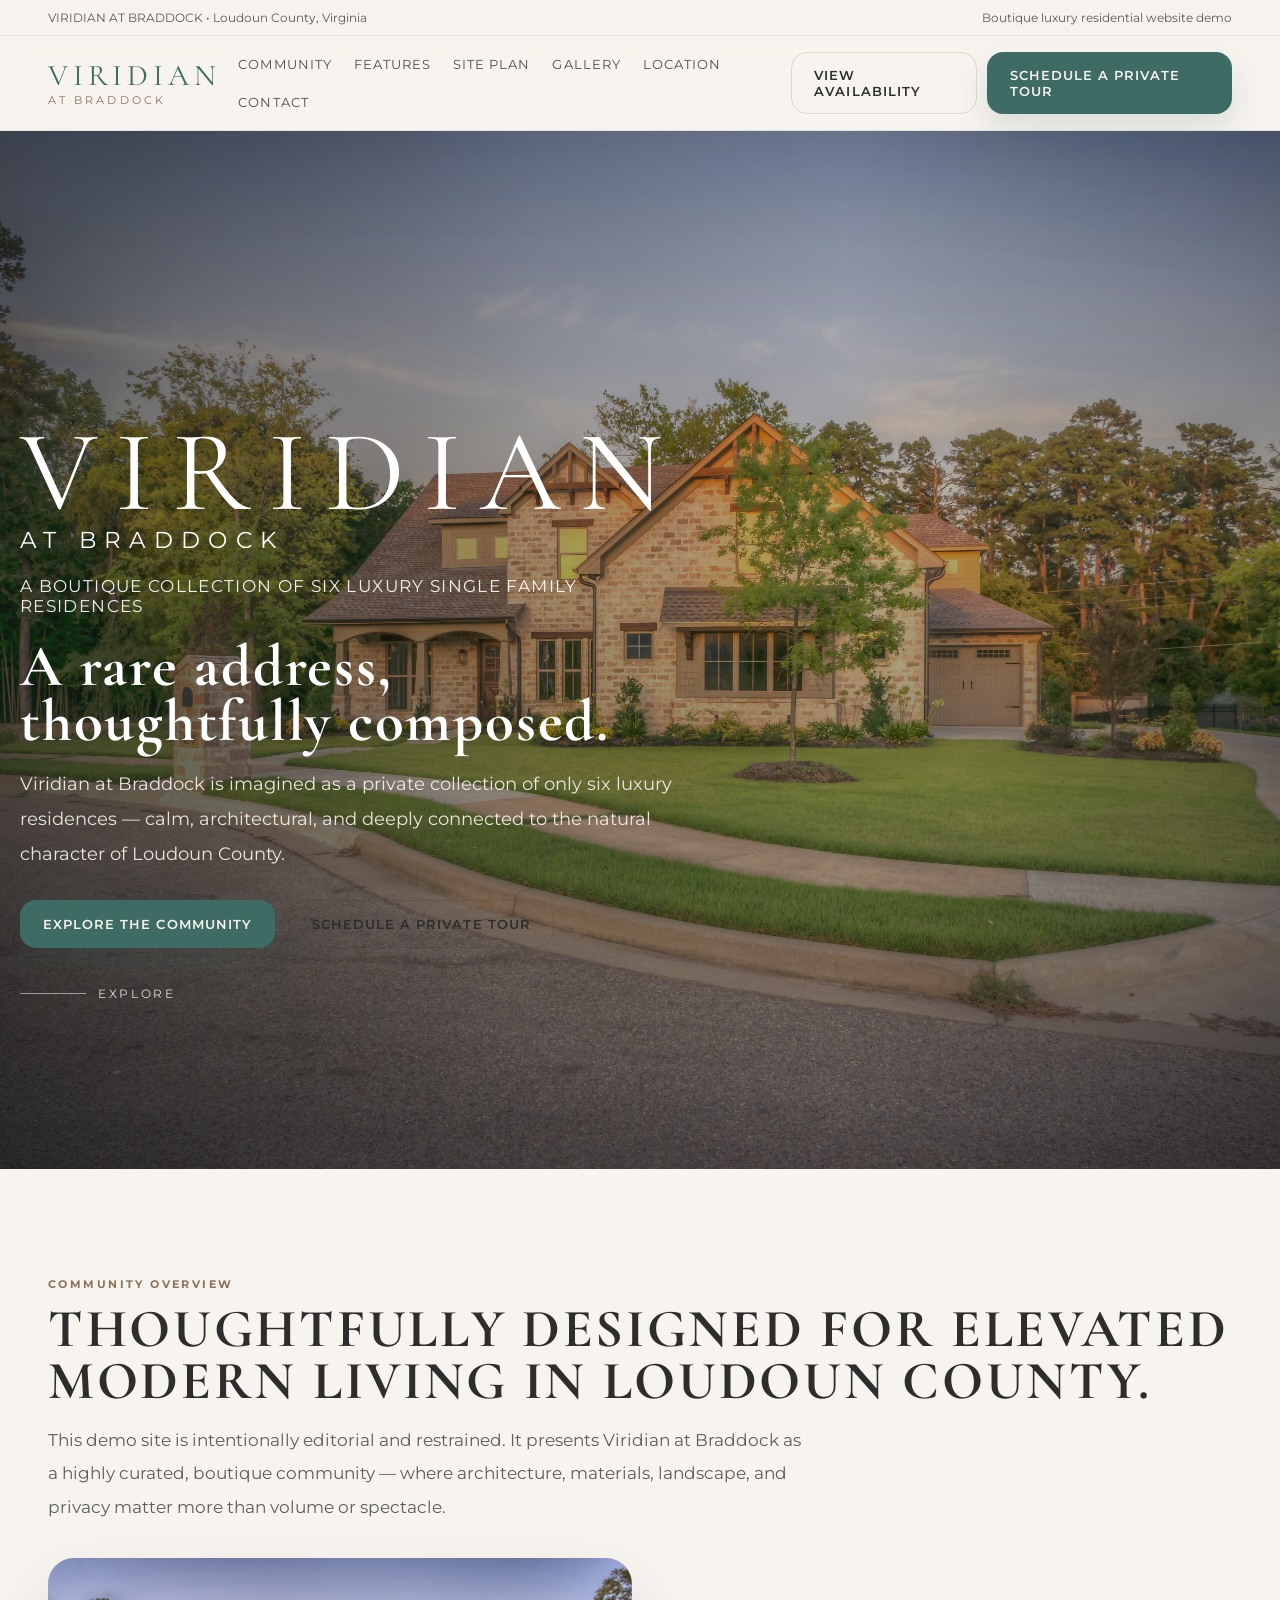
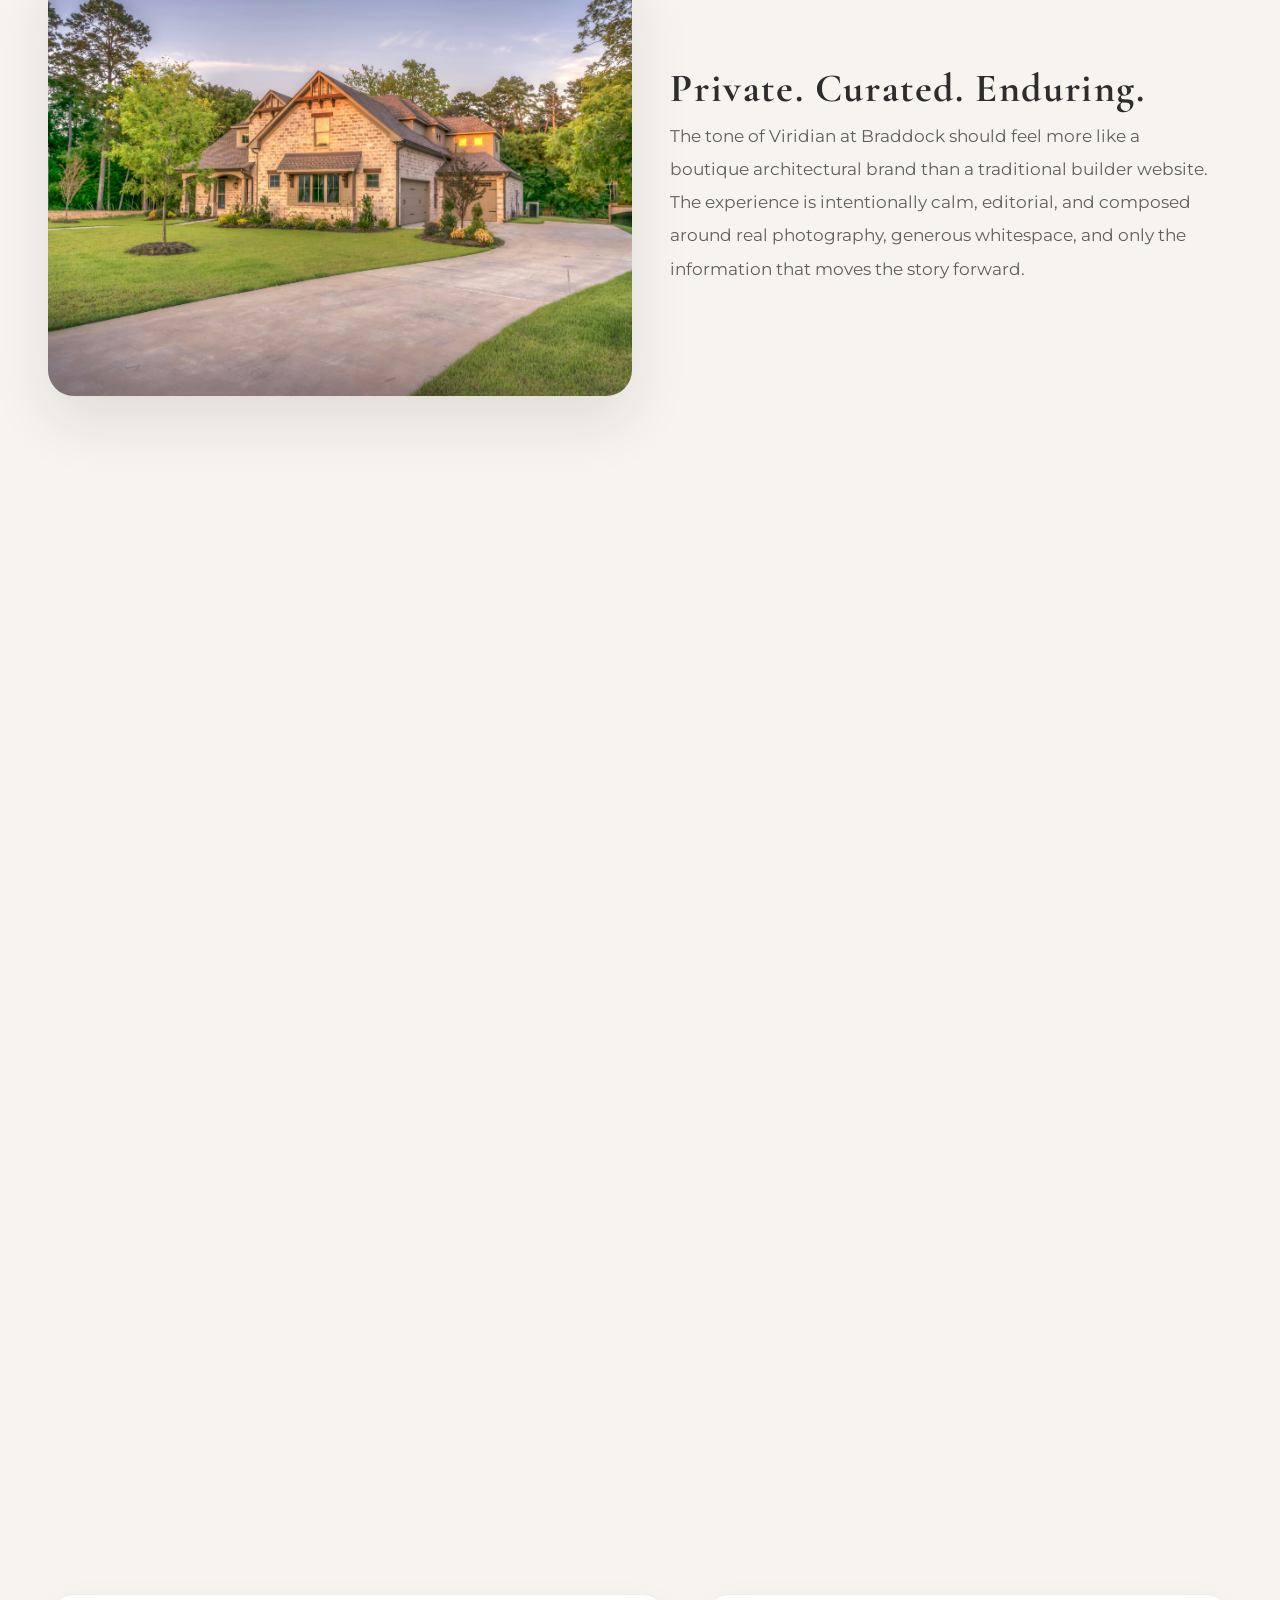
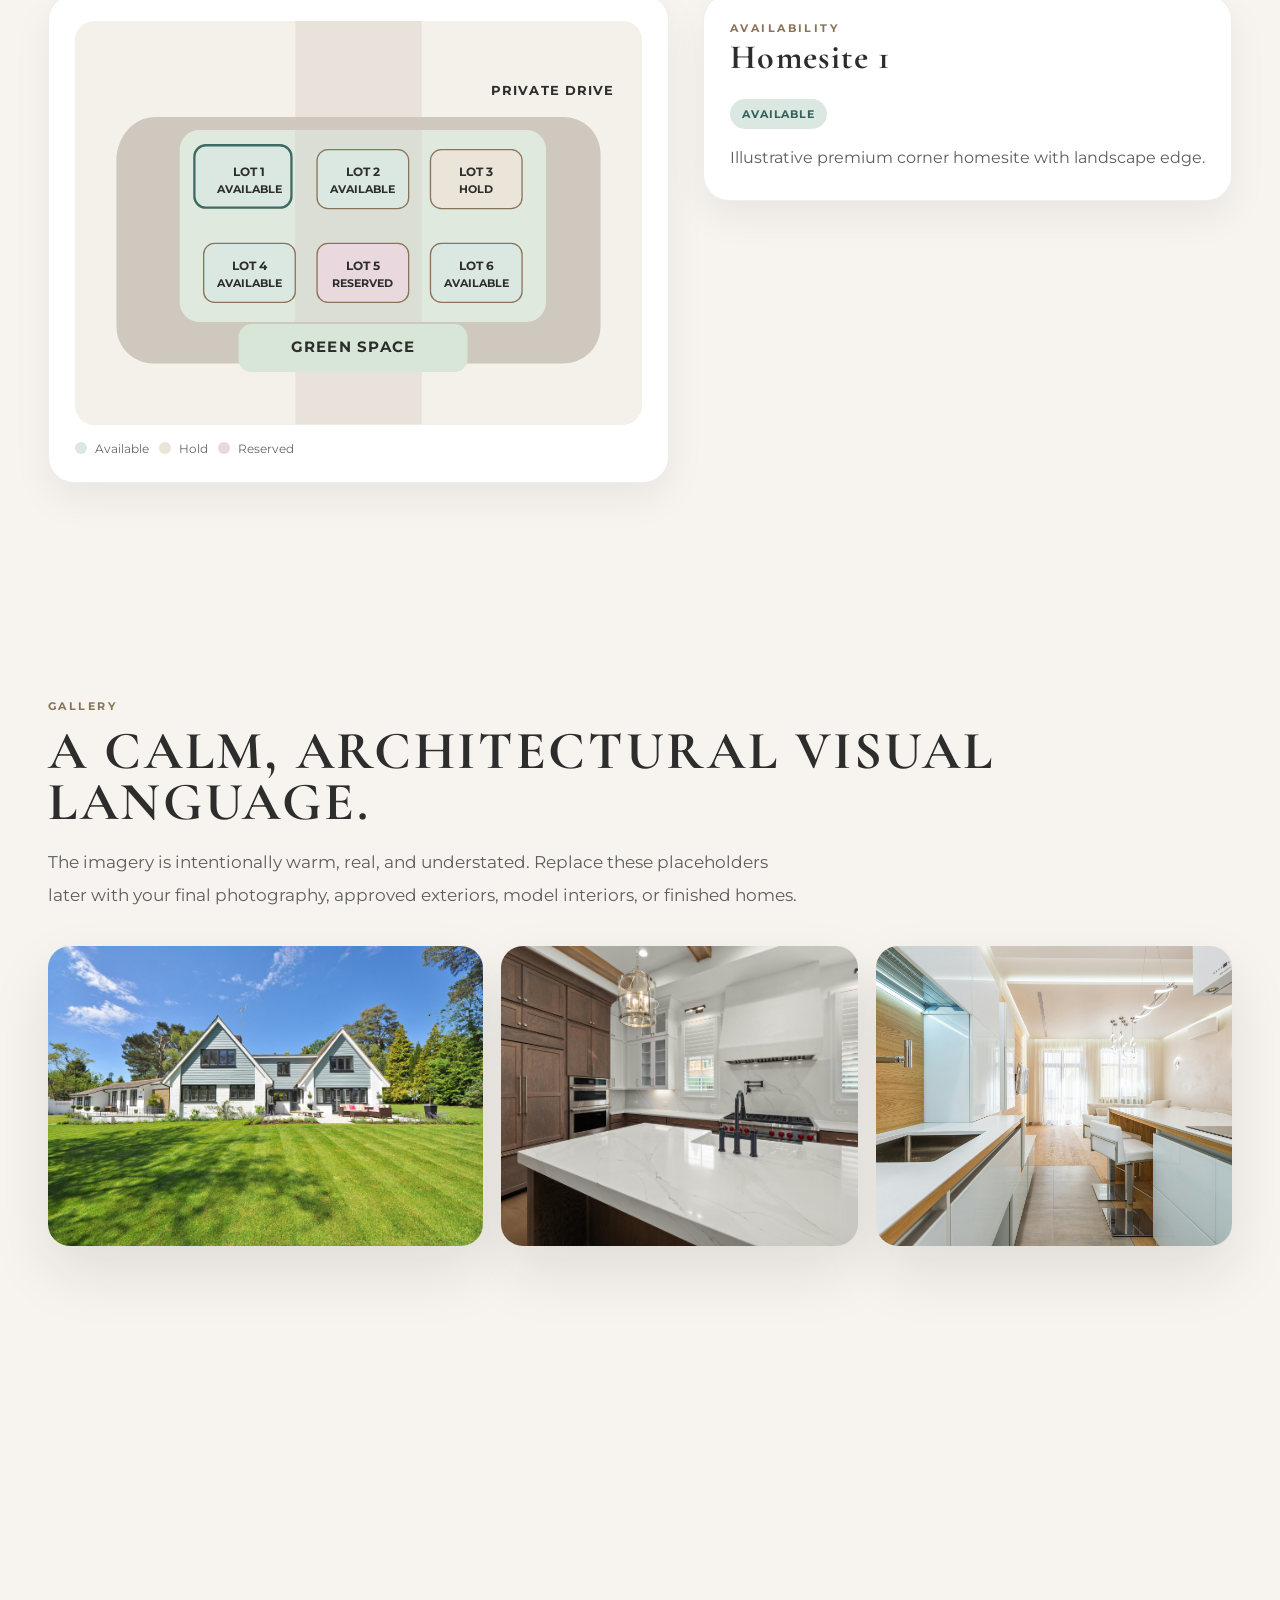
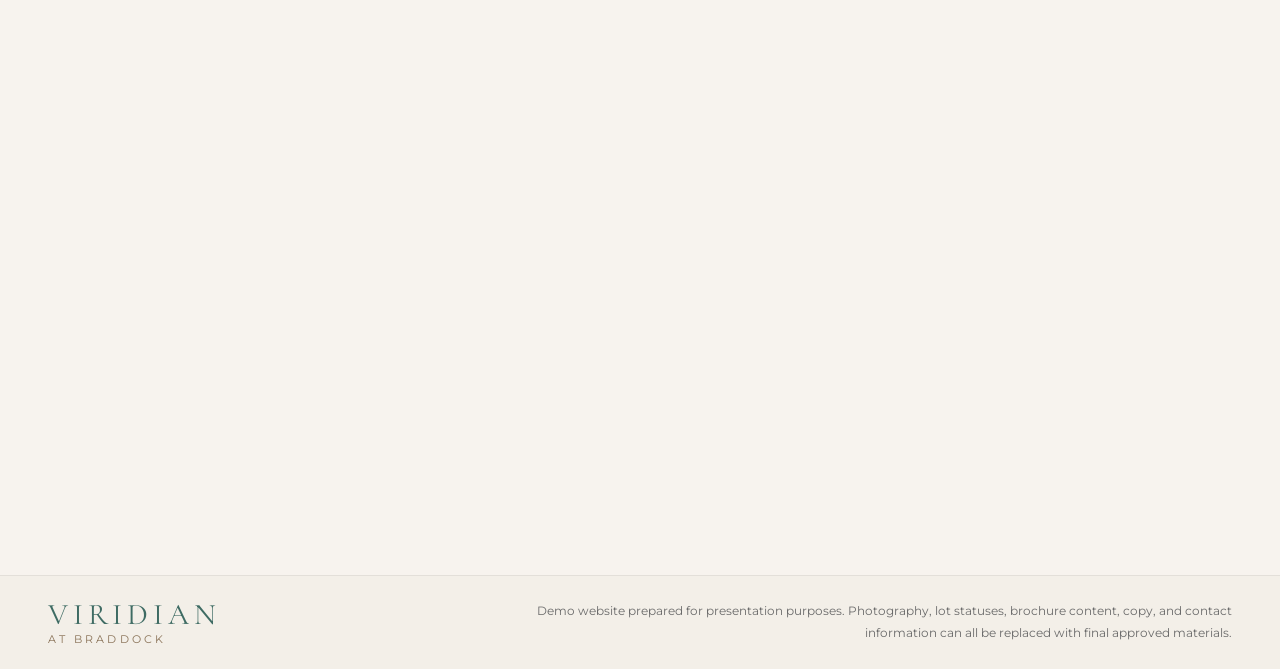
<file: index.html>
<!DOCTYPE html>
<html lang="en">
<head>
  <meta charset="utf-8"/>
  <meta name="viewport" content="width=device-width,initial-scale=1"/>
  <title>Viridian at Braddock</title>
  <meta name="description" content="Viridian at Braddock - a boutique collection of six luxury single family residences in Loudoun County, Virginia."/>
  <link rel="preconnect" href="https://fonts.googleapis.com">
  <link rel="preconnect" href="https://fonts.gstatic.com" crossorigin>
  <link href="https://fonts.googleapis.com/css2?family=Cormorant+Garamond:wght@500;600;700&family=Montserrat:wght@400;500;600;700&display=swap" rel="stylesheet">
  <link rel="stylesheet" href="styles.css"/>
</head>
<body>
  <div class="loading-screen">
    <div class="loading-mark">
      <div class="brand-a">VIRIDIAN</div>
      <div class="brand-b">AT BRADDOCK</div>
      <div class="loading-line"></div>
    </div>
  </div>

  <div class="topbar">
    <div class="container">
      <div id="top-left">Viridian at Braddock</div>
      <div id="top-right">Boutique luxury residential website demo</div>
    </div>
  </div>

  <header class="header">
    <div class="container">
      <a href="#top" class="brand" aria-label="Viridian at Braddock">
        <span class="line-1" id="brand-top">VIRIDIAN</span>
        <span class="line-2" id="brand-bottom">AT BRADDOCK</span>
      </a>

      <nav class="nav">
        <a href="#community">Community</a>
        <a href="#features">Features</a>
        <a href="#siteplan">Site Plan</a>
        <a href="#gallery">Gallery</a>
        <a href="#location">Location</a>
        <a href="#contact">Contact</a>
      </nav>

      <div class="header-actions">
        <a class="btn btn-secondary" href="#siteplan">View Availability</a>
        <a class="btn btn-primary" href="#contact">Schedule a Private Tour</a>
        <button class="menu-toggle" id="menu-toggle" aria-label="Open menu">
          <span></span><span></span><span></span>
        </button>
      </div>
    </div>
  </header>

  <div class="mobile-menu" id="mobile-menu">
    <nav>
      <a href="#community">Community</a>
      <a href="#features">Features</a>
      <a href="#siteplan">Site Plan</a>
      <a href="#gallery">Gallery</a>
      <a href="#location">Location</a>
      <a href="#contact">Contact</a>
    </nav>
  </div>

  <main id="top">
    <section class="hero">
      <div class="hero-media">
        <img id="hero-image" alt="Real photography of a luxury single family residence"/>
      </div>
      <div class="container hero-inner">
        <div class="hero-copy reveal">
          <div class="hero-brand-top serif" id="hero-brand-top">VIRIDIAN</div>
          <div class="hero-brand-bottom" id="hero-brand-bottom">AT BRADDOCK</div>
          <div class="hero-subtitle" id="hero-subtitle">A Boutique Collection of Six Luxury Single Family Residences</div>
          <h1 class="hero-title" id="hero-title">A rare address, thoughtfully composed.</h1>
          <p class="hero-body" id="hero-body"></p>
          <div class="hero-actions">
            <a class="btn btn-primary" id="hero-primary" href="#community">Explore the Community</a>
            <a class="btn btn-secondary" id="hero-secondary" href="#contact">Schedule a Private Tour</a>
          </div>
          <div class="scroll-mark">
            <span class="line"></span>
            <span>Explore</span>
          </div>
        </div>
      </div>
    </section>

    <section id="community">
      <div class="container">
        <div class="section-head reveal">
          <div class="eyebrow">Community Overview</div>
          <h2 id="community-title">Thoughtfully designed for elevated modern living in Loudoun County.</h2>
          <p id="community-body"></p>
        </div>

        <div class="editorial-grid">
          <div class="image-panel reveal">
            <img id="community-image" alt="Luxury single family home exterior"/>
          </div>
          <div class="copy-panel reveal">
            <h3>Private. Curated. Enduring.</h3>
            <p>
              The tone of Viridian at Braddock should feel more like a boutique architectural brand than a traditional builder website. The experience is intentionally calm, editorial, and composed around real photography, generous whitespace, and only the information that moves the story forward.
            </p>
          </div>
        </div>
      </div>
    </section>

    <section id="features">
      <div class="container">
        <div class="section-head reveal">
          <div class="eyebrow">Feature Grid</div>
          <h2>Architectural clarity, without excess.</h2>
          <p>
            Four essential messages. No clutter. No generic builder language. Just the core ideas that define the community.
          </p>
        </div>
        <div class="features-grid" id="features-grid"></div>
      </div>
    </section>

    <section id="siteplan">
      <div class="container">
        <div class="section-head reveal">
          <div class="eyebrow">Site Plan</div>
          <h2 id="siteplan-title">A quieter kind of exclusivity.</h2>
          <p id="siteplan-body"></p>
        </div>

        <div class="siteplan-wrap">
          <article class="siteplan-card reveal">
            <div id="siteplan-svg-wrap"></div>
            <div class="legend">
              <span><i class="dot available"></i>Available</span>
              <span><i class="dot hold"></i>Hold</span>
              <span><i class="dot reserved"></i>Reserved</span>
            </div>
          </article>

          <aside class="detail-card reveal">
            <div class="eyebrow">Availability</div>
            <h3 id="detail-title">Homesite 1</h3>
            <div id="detail-status" class="status-chip status-available">Available</div>
            <p id="detail-body" style="margin-top:14px"></p>
          </aside>
        </div>
      </div>
    </section>

    <section id="gallery">
      <div class="container">
        <div class="section-head reveal">
          <div class="eyebrow">Gallery</div>
          <h2 id="gallery-title">A calm, architectural visual language.</h2>
          <p id="gallery-body"></p>
        </div>

        <div class="gallery-grid">
          <div class="gallery-item reveal">
            <img id="gallery-exterior" alt="Real luxury single family home photography"/>
          </div>
          <div class="gallery-item reveal">
            <img id="gallery-kitchen" alt="Real luxury kitchen photography"/>
          </div>
          <div class="gallery-item reveal">
            <img id="gallery-living" alt="Real luxury interior photography"/>
          </div>
        </div>
      </div>
    </section>

    <section id="location">
      <div class="container">
        <div class="section-head reveal">
          <div class="eyebrow">Location</div>
          <h2 id="location-title">Connected to Loudoun County's most enduring rhythms.</h2>
          <p id="location-body"></p>
        </div>

        <div class="location-grid">
          <article class="location-card reveal">
            <div class="location-items" id="location-items"></div>
          </article>

          <div class="map-panel reveal">
            <svg viewBox="0 0 900 620" xmlns="http://www.w3.org/2000/svg" aria-label="Minimal Loudoun County style map">
              <rect width="900" height="620" fill="#efe9e1"/>
              <path d="M95 110C180 78 278 96 332 142C390 190 464 195 536 160C620 118 710 122 792 164" fill="none" stroke="#d1c2ae" stroke-width="52" stroke-linecap="round"/>
              <path d="M118 358C214 298 330 292 430 334C542 382 666 374 786 330" fill="none" stroke="#d7c8b6" stroke-width="44" stroke-linecap="round"/>
              <path d="M238 80C224 176 274 250 352 302C414 344 456 398 476 498" fill="none" stroke="#c7d7cf" stroke-width="36" stroke-linecap="round"/>
              <path d="M615 196C578 262 594 336 664 410" fill="none" stroke="#c7d7cf" stroke-width="28" stroke-linecap="round"/>
              <path d="M266 156C326 146 392 166 462 224C526 278 596 286 674 248" fill="none" stroke="#9fb9b2" stroke-width="16" stroke-linecap="round"/>
              <circle cx="472" cy="266" r="18" fill="#3E6B63"/>
              <circle cx="472" cy="266" r="40" fill="rgba(62,107,99,.14)"/>
              <text x="500" y="272" font-family="Montserrat, sans-serif" font-size="22" font-weight="700" fill="#2D2D2D">Viridian at Braddock</text>
              <text x="504" y="300" font-family="Montserrat, sans-serif" font-size="13" fill="#756a5b">Illustrative Loudoun County location styling</text>
              <text x="108" y="396" font-family="Montserrat, sans-serif" font-size="14" fill="#7b6f60">Outdoor lifestyle</text>
              <text x="650" y="356" font-family="Montserrat, sans-serif" font-size="14" fill="#7b6f60">Dining & wineries</text>
              <text x="584" y="148" font-family="Montserrat, sans-serif" font-size="14" fill="#7b6f60">Dulles</text>
              <text x="740" y="188" font-family="Montserrat, sans-serif" font-size="14" fill="#7b6f60">DC access</text>
            </svg>
          </div>
        </div>
      </div>
    </section>

    <section id="utility">
      <div class="container">
        <div class="utility-grid">
          <article class="brochure-card reveal">
            <div class="eyebrow">Brochure & QR</div>
            <h3 id="brochure-title">Brochure & QR integration</h3>
            <p id="brochure-body"></p>
            <div class="brochure-flex">
              <div class="qr-box">
                <img id="brochure-qr" alt="QR code placeholder for brochure"/>
              </div>
              <div>
                <a id="brochure-link" class="btn btn-primary" href="assets/viridian-at-braddock-brochure.pdf" download>Download Brochure</a>
                <div class="meta-line" id="brochure-file-name">Download placeholder brochure PDF</div>
              </div>
            </div>
          </article>

          <article class="realtor-card reveal">
            <div class="eyebrow">Realtor Inquiry</div>
            <h3 id="realtor-title">Realtor & broker inquiries</h3>
            <p id="realtor-body"></p>
            <div class="realtor-meta">
              <div>
                <strong>Email</strong>
                <a id="realtor-email" href="mailto:broker@viridianatbraddock.com">broker@viridianatbraddock.com</a>
              </div>
              <div>
                <strong>Phone</strong>
                <a id="realtor-phone" href="tel:+15555550124">(555) 555-0124</a>
              </div>
            </div>
          </article>
        </div>
      </div>
    </section>

    <section id="contact">
      <div class="container">
        <div class="contact-card reveal">
          <div class="eyebrow">Contact / Lead Capture</div>
          <h3 id="contact-title">Request Information</h3>
          <p id="contact-body"></p>

          <form id="lead-form" class="form-grid">
            <div class="two">
              <div>
                <label for="name">Name</label>
                <input id="name" name="name" placeholder="Your name" required/>
              </div>
              <div>
                <label for="email">Email</label>
                <input id="email" name="email" type="email" placeholder="you@example.com" required/>
              </div>
            </div>

            <div class="two">
              <div>
                <label for="phone">Phone</label>
                <input id="phone" name="phone" placeholder="(555) 555-5555"/>
              </div>
              <div>
                <label for="timeline">Desired Move-In Timeframe</label>
                <select id="timeline" name="timeline">
                  <option value="">Select timeframe</option>
                  <option>As soon as possible</option>
                  <option>3–6 months</option>
                  <option>6–12 months</option>
                  <option>12+ months</option>
                  <option>Just exploring</option>
                </select>
              </div>
            </div>

            <div class="two">
              <div>
                <label for="homesite">Interested Homesite</label>
                <select id="homesite-options" name="interestedHomesite">
                  <option value="">Select Homesite</option>
                </select>
              </div>
              <div>
                <label for="sales-contact">Sales Contact</label>
                <input id="sales-contact" value="" disabled/>
              </div>
            </div>

            <div class="form-actions">
              <button type="submit" class="btn btn-primary">Request Information</button>
              <a class="btn btn-secondary" href="#top">Back to Top</a>
            </div>
          </form>

          <div id="success" class="success">
            Thank you. Your inquiry has been captured. In the live version, this can post directly into your Google Sheet or CRM workflow.
          </div>

          <div style="margin-top:16px; color:#6a6a6a; font-size:13px; line-height:1.8;">
            Sales contact: <strong id="sales-name">Your Name Here</strong> •
            <a id="sales-phone" href="tel:+15555555555">(555) 555-5555</a> •
            <a id="sales-email" href="mailto:info@viridianatbraddock.com">info@viridianatbraddock.com</a>
          </div>
        </div>
      </div>
    </section>
  </main>

  <div class="mobile-sticky-cta">
    <a class="btn btn-primary" href="#contact" style="width:100%">Request Information</a>
  </div>

  <footer class="footer">
    <div class="container">
      <div class="brand">
        <span class="line-1">VIRIDIAN</span>
        <span class="line-2">AT BRADDOCK</span>
      </div>
      <div class="brand-note">
        Demo website prepared for presentation purposes. Photography, lot statuses, brochure content, copy, and contact information can all be replaced with final approved materials.
      </div>
    </div>
  </footer>

  <script src="site-data.js"></script>
  <script src="app.js"></script>
</body>
</html>
</file>
<file: styles.css>
:root{
  --viridian:#3E6B63;
  --beige:#D8C8B6;
  --ivory:#F7F3EE;
  --charcoal:#2D2D2D;
  --bronze:#8A7358;
  --line:rgba(45,45,45,.12);
  --line-soft:rgba(45,45,45,.08);
  --shadow:0 26px 60px rgba(28,28,28,.10);
  --max:1240px;
  --radius:26px;
  --header-h:78px;
}

*{box-sizing:border-box}
html{scroll-behavior:smooth}
body{
  margin:0;
  background:var(--ivory);
  color:var(--charcoal);
  font-family:'Montserrat', ui-sans-serif, system-ui, sans-serif;
  -webkit-font-smoothing:antialiased;
}
body.loaded .loading-screen{
  opacity:0;
  visibility:hidden;
  pointer-events:none;
}
a{text-decoration:none;color:inherit}
img{display:block;max-width:100%}
.container{max-width:var(--max);margin:0 auto;padding:0 28px}
.serif{
  font-family:'Cormorant Garamond', Georgia, serif;
  letter-spacing:.04em;
}
.eyebrow{
  color:var(--bronze);
  text-transform:uppercase;
  letter-spacing:.22em;
  font-size:11px;
  font-weight:700;
}
.divider{
  width:100%;
  height:1px;
  background:var(--line-soft);
}
.loading-screen{
  position:fixed;
  inset:0;
  z-index:120;
  background:var(--ivory);
  display:flex;
  align-items:center;
  justify-content:center;
  transition:opacity .6s ease, visibility .6s ease;
}
.loading-mark{
  text-align:center;
}
.loading-mark .brand-a{
  font-family:'Cormorant Garamond', Georgia, serif;
  letter-spacing:.20em;
  font-size:38px;
  color:var(--viridian);
}
.loading-mark .brand-b{
  margin-top:4px;
  font-size:12px;
  letter-spacing:.28em;
  color:var(--bronze);
}
.loading-line{
  width:120px;
  height:2px;
  background:rgba(62,107,99,.14);
  margin:18px auto 0;
  overflow:hidden;
  position:relative;
}
.loading-line::after{
  content:"";
  position:absolute;
  left:0;
  top:0;
  bottom:0;
  width:40%;
  background:var(--viridian);
  animation:loadslide 1.2s ease-in-out infinite;
}
@keyframes loadslide{
  0%{transform:translateX(-120%)}
  50%{transform:translateX(180%)}
  100%{transform:translateX(320%)}
}

.topbar{
  background:rgba(247,243,238,.88);
  border-bottom:1px solid var(--line-soft);
  color:#5a5a5a;
  font-size:12px;
}
.topbar .container{
  display:flex;
  justify-content:space-between;
  gap:12px;
  flex-wrap:wrap;
  padding:10px 28px;
}
.header{
  position:sticky;
  top:0;
  z-index:90;
  backdrop-filter:blur(10px);
  background:rgba(247,243,238,.76);
  border-bottom:1px solid rgba(45,45,45,.08);
}
.header .container{
  display:flex;
  align-items:center;
  justify-content:space-between;
  gap:18px;
  min-height:var(--header-h);
  padding:16px 28px;
}
.brand{
  display:flex;
  flex-direction:column;
  line-height:1;
}
.brand .line-1{
  font-family:'Cormorant Garamond', Georgia, serif;
  font-size:30px;
  letter-spacing:.16em;
  color:var(--viridian);
}
.brand .line-2{
  margin-top:4px;
  color:var(--bronze);
  font-size:11px;
  letter-spacing:.28em;
}
.nav{
  display:flex;
  align-items:center;
  gap:22px;
  flex-wrap:wrap;
}
.nav a{
  font-size:13px;
  letter-spacing:.08em;
  text-transform:uppercase;
  color:#4d4d4d;
}
.nav a:hover{color:var(--viridian)}
.header-actions{
  display:flex;
  align-items:center;
  gap:10px;
}
.btn{
  display:inline-flex;
  align-items:center;
  justify-content:center;
  min-height:48px;
  padding:14px 22px;
  border-radius:16px;
  border:1px solid transparent;
  font-size:13px;
  font-weight:600;
  letter-spacing:.08em;
  text-transform:uppercase;
  cursor:pointer;
  transition:transform .16s ease, background .16s ease, color .16s ease, border-color .16s ease, box-shadow .16s ease;
}
.btn:hover{
  transform:translateY(-1px);
}
.btn-primary{
  background:var(--viridian);
  color:var(--ivory);
  box-shadow:0 16px 32px rgba(62,107,99,.16);
}
.btn-primary:hover{
  background:#345950;
}
.btn-secondary{
  background:transparent;
  color:var(--charcoal);
  border-color:rgba(45,45,45,.14);
}
.btn-secondary:hover{
  background:rgba(62,107,99,.05);
  border-color:rgba(62,107,99,.26);
  color:var(--viridian);
}
.menu-toggle{
  display:none;
  width:46px;
  height:46px;
  border-radius:14px;
  border:1px solid rgba(45,45,45,.12);
  background:transparent;
  cursor:pointer;
}
.menu-toggle span{
  display:block;
  width:20px;
  height:2px;
  background:var(--charcoal);
  margin:4px auto;
}
.mobile-menu{
  position:fixed;
  inset:var(--header-h) 0 auto 0;
  background:rgba(247,243,238,.98);
  backdrop-filter:blur(14px);
  border-bottom:1px solid rgba(45,45,45,.08);
  padding:18px;
  display:none;
  z-index:85;
}
.mobile-menu.open{display:block}
.mobile-menu nav{display:grid;gap:10px}
.mobile-menu a{
  padding:14px 16px;
  border-radius:16px;
  background:#fff;
  border:1px solid rgba(45,45,45,.08);
  color:#3c3c3c;
  font-size:13px;
  letter-spacing:.08em;
  text-transform:uppercase;
}
.hero{
  position:relative;
  min-height:100vh;
  overflow:hidden;
}
.hero-media{
  position:absolute;
  inset:0;
}
.hero-media img{
  width:100%;
  height:100%;
  object-fit:cover;
}
.hero-media::after{
  content:"";
  position:absolute;
  inset:0;
  background:
    linear-gradient(180deg, rgba(22,22,22,.10) 0%, rgba(22,22,22,.14) 34%, rgba(22,22,22,.48) 100%),
    linear-gradient(90deg, rgba(22,22,22,.64) 0%, rgba(22,22,22,.28) 42%, rgba(22,22,22,.16) 66%, rgba(22,22,22,.36) 100%);
}
.hero-inner{
  position:relative;
  z-index:2;
  min-height:calc(100vh - var(--header-h));
  display:flex;
  align-items:flex-end;
  padding:76px 0 60px;
}
.hero-copy{
  max-width:760px;
  color:#fff;
}
.hero-brand-top{
  font-family:'Cormorant Garamond', Georgia, serif;
  font-size:clamp(74px,9vw,146px);
  line-height:.82;
  letter-spacing:.16em;
}
.hero-brand-bottom{
  margin-top:6px;
  font-size:clamp(18px,1.8vw,24px);
  letter-spacing:.36em;
  text-transform:uppercase;
}
.hero-subtitle{
  margin-top:22px;
  max-width:640px;
  font-size:17px;
  letter-spacing:.08em;
  text-transform:uppercase;
  color:rgba(255,255,255,.92);
}
.hero-title{
  margin:24px 0 0;
  max-width:620px;
  font-family:'Cormorant Garamond', Georgia, serif;
  font-size:clamp(44px,4.6vw,74px);
  line-height:.92;
  letter-spacing:.03em;
}
.hero-body{
  margin:18px 0 0;
  max-width:660px;
  font-size:18px;
  line-height:1.95;
  color:rgba(247,243,238,.92);
}
.hero-actions{
  display:flex;
  gap:14px;
  flex-wrap:wrap;
  margin-top:28px;
}
.scroll-mark{
  margin-top:38px;
  display:flex;
  align-items:center;
  gap:12px;
  color:rgba(255,255,255,.82);
  font-size:12px;
  letter-spacing:.22em;
  text-transform:uppercase;
}
.scroll-mark .line{
  width:66px;
  height:1px;
  background:rgba(255,255,255,.52);
}

section{
  padding:108px 0;
}
.reveal{
  opacity:0;
  transform:translateY(28px);
  transition:opacity .8s ease, transform .8s ease;
}
.reveal.visible{
  opacity:1;
  transform:translateY(0);
}
.section-head{
  margin-bottom:34px;
}
.section-head h2{
  margin:12px 0 0;
  font-family:'Cormorant Garamond', Georgia, serif;
  font-size:clamp(36px,4.2vw,62px);
  line-height:.96;
  letter-spacing:.05em;
  color:var(--charcoal);
  text-transform:uppercase;
}
.section-head p{
  margin:18px 0 0;
  max-width:760px;
  color:#5d5d5d;
  font-size:17px;
  line-height:1.95;
}

.editorial-grid{
  display:grid;
  grid-template-columns:1.02fr .98fr;
  gap:38px;
  align-items:center;
}
.image-panel{
  overflow:hidden;
  border-radius:var(--radius);
  box-shadow:var(--shadow);
  background:#ddd;
}
.image-panel img{
  width:100%;
  height:100%;
  object-fit:cover;
  aspect-ratio:4/3;
  transition:transform .7s ease;
}
.image-panel:hover img{
  transform:scale(1.03);
}
.copy-panel{
  padding-right:14px;
}
.copy-panel h3{
  margin:0 0 12px;
  font-family:'Cormorant Garamond', Georgia, serif;
  font-size:40px;
  line-height:1;
  letter-spacing:.04em;
  color:var(--charcoal);
}
.copy-panel p{
  margin:0;
  color:#5e5e5e;
  font-size:17px;
  line-height:1.95;
}

.features-grid{
  display:grid;
  grid-template-columns:repeat(4,minmax(0,1fr));
  gap:18px;
}
.feature-card{
  background:#fff;
  border:1px solid var(--line-soft);
  border-radius:22px;
  padding:28px 22px;
  box-shadow:0 16px 36px rgba(25,25,25,.05);
  transition:transform .18s ease, box-shadow .18s ease, border-color .18s ease;
}
.feature-card:hover{
  transform:translateY(-4px);
  box-shadow:0 22px 42px rgba(25,25,25,.08);
  border-color:rgba(62,107,99,.18);
}
.feature-icon{
  width:42px;
  height:42px;
  color:var(--viridian);
  margin-bottom:18px;
}
.feature-card h4{
  margin:0 0 10px;
  font-family:'Cormorant Garamond', Georgia, serif;
  font-size:28px;
  line-height:1;
  letter-spacing:.04em;
  color:var(--charcoal);
}
.feature-card p{
  margin:0;
  font-size:15px;
  line-height:1.8;
  color:#5d5d5d;
}

.siteplan-wrap{
  display:grid;
  grid-template-columns:1.08fr .92fr;
  gap:34px;
  align-items:start;
}
.siteplan-card, .detail-card, .location-card, .brochure-card, .realtor-card, .contact-card{
  background:#fff;
  border:1px solid var(--line-soft);
  border-radius:var(--radius);
  box-shadow:0 16px 40px rgba(25,25,25,.06);
}
.siteplan-card{
  padding:26px;
}
.detail-card{
  padding:26px;
  position:sticky;
  top:104px;
}
.siteplan-svg{
  width:100%;
  height:auto;
  display:block;
  border-radius:20px;
  background:#eef0ea;
}
.siteplan-lot{cursor:pointer}
.siteplan-lot rect{
  transition:transform .16s ease, fill .16s ease, stroke .16s ease;
  transform-origin:center;
}
.siteplan-lot:hover rect,
.siteplan-lot.active rect{
  transform:scale(1.06);
  stroke:#3E6B63;
  stroke-width:2;
}
.siteplan-lot.available rect{fill:#dbe8e2}
.siteplan-lot.hold rect{fill:#ebe4d8}
.siteplan-lot.reserved rect{fill:#ead8df}
.siteplan-label{
  font-size:11px;
  font-weight:700;
  fill:#2D2D2D;
  text-anchor:middle;
  pointer-events:none;
}
.siteplan-road{fill:#cfc8be}
.siteplan-green{fill:#dfe9de}
.detail-card h3{
  margin:6px 0 10px;
  font-family:'Cormorant Garamond', Georgia, serif;
  font-size:34px;
  line-height:1;
  letter-spacing:.04em;
  color:var(--charcoal);
}
.detail-card p{
  margin:0;
  color:#5d5d5d;
  font-size:16px;
  line-height:1.9;
}
.status-chip{
  display:inline-flex;
  align-items:center;
  padding:8px 12px;
  border-radius:999px;
  font-size:11px;
  font-weight:700;
  letter-spacing:.08em;
  text-transform:uppercase;
  margin-top:14px;
}
.status-available{background:#dbe8e2;color:#365f58}
.status-hold{background:#ebe4d8;color:#776951}
.status-reserved{background:#ead8df;color:#7d4f61}
.legend{
  display:flex;
  gap:10px;
  flex-wrap:wrap;
  margin-top:16px;
}
.legend span{
  display:inline-flex;
  align-items:center;
  gap:8px;
  font-size:12px;
  color:#666;
}
.dot{
  width:12px;
  height:12px;
  border-radius:999px;
}
.dot.available{background:#dbe8e2}
.dot.hold{background:#ebe4d8}
.dot.reserved{background:#ead8df}

.gallery-grid{
  display:grid;
  grid-template-columns:1.1fr .9fr .9fr;
  gap:18px;
}
.gallery-grid .gallery-item:first-child img{
  aspect-ratio:16/11;
}
.gallery-item{
  overflow:hidden;
  border-radius:22px;
  box-shadow:var(--shadow);
}
.gallery-item img{
  width:100%;
  height:100%;
  object-fit:cover;
  aspect-ratio:4/3;
  transition:transform .7s ease;
}
.gallery-item:hover img{
  transform:scale(1.03);
}

.location-grid{
  display:grid;
  grid-template-columns:.9fr 1.1fr;
  gap:34px;
  align-items:start;
}
.location-card{
  padding:26px;
}
.location-items{
  display:grid;
  gap:14px;
  margin-top:18px;
}
.location-item{
  padding:16px 0;
  border-top:1px solid var(--line-soft);
}
.location-item:first-child{border-top:none;padding-top:0}
.location-item strong{
  display:block;
  font-family:'Cormorant Garamond', Georgia, serif;
  font-size:28px;
  letter-spacing:.04em;
  color:var(--charcoal);
}
.location-item span{
  display:block;
  margin-top:6px;
  font-size:15px;
  line-height:1.8;
  color:#5d5d5d;
}
.map-panel{
  min-height:100%;
  overflow:hidden;
  border-radius:var(--radius);
  background:#f3efe8;
  border:1px solid var(--line-soft);
  box-shadow:0 16px 40px rgba(25,25,25,.06);
}
.map-panel svg{
  width:100%;
  height:100%;
  min-height:480px;
  display:block;
}

.utility-grid{
  display:grid;
  grid-template-columns:1fr 1fr;
  gap:22px;
}
.brochure-card, .realtor-card{
  padding:26px;
}
.brochure-card h3, .realtor-card h3, .contact-card h3{
  margin:8px 0 10px;
  font-family:'Cormorant Garamond', Georgia, serif;
  font-size:34px;
  line-height:1;
  letter-spacing:.04em;
  text-transform:uppercase;
}
.brochure-card p, .realtor-card p, .contact-card p{
  margin:0;
  color:#5d5d5d;
  line-height:1.9;
  font-size:16px;
}
.brochure-flex{
  display:grid;
  grid-template-columns:120px 1fr;
  gap:20px;
  align-items:center;
  margin-top:18px;
}
.qr-box{
  border:1px solid var(--line-soft);
  border-radius:20px;
  background:#fff;
  padding:10px;
}
.qr-box img{
  width:100%;
  height:auto;
}
.meta-line{
  margin-top:14px;
  font-size:14px;
  color:#666;
}
.realtor-meta{
  display:grid;
  gap:12px;
  margin-top:18px;
}
.realtor-meta div{
  padding:14px 16px;
  border-radius:18px;
  background:rgba(62,107,99,.05);
  border:1px solid rgba(62,107,99,.10);
}
.realtor-meta strong{
  display:block;
  margin-bottom:5px;
  font-size:11px;
  letter-spacing:.12em;
  text-transform:uppercase;
  color:var(--bronze);
}
.realtor-meta span,
.realtor-meta a{
  color:var(--charcoal);
  font-size:15px;
  line-height:1.7;
}

.contact-card{
  padding:28px;
}
.form-grid{
  display:grid;
  gap:14px;
  margin-top:20px;
}
.two{
  display:grid;
  grid-template-columns:1fr 1fr;
  gap:14px;
}
label{
  display:block;
  margin:0 0 6px;
  font-size:12px;
  letter-spacing:.10em;
  text-transform:uppercase;
  color:#5b5b5b;
  font-weight:700;
}
input, select{
  width:100%;
  padding:14px 14px;
  font:inherit;
  border-radius:16px;
  border:1px solid rgba(45,45,45,.12);
  background:#fff;
  color:var(--charcoal);
  outline:none;
}
input:focus, select:focus{
  border-color:rgba(62,107,99,.42);
  box-shadow:0 0 0 3px rgba(62,107,99,.08);
}
.form-actions{
  display:flex;
  gap:12px;
  flex-wrap:wrap;
  margin-top:6px;
}
.success{
  display:none;
  margin-top:18px;
  padding:16px;
  border-radius:18px;
  background:#eef5f2;
  color:#355a53;
  border:1px solid rgba(62,107,99,.14);
  line-height:1.7;
}
.footer{
  border-top:1px solid var(--line-soft);
  background:#f3efe8;
}
.footer .container{
  display:flex;
  justify-content:space-between;
  gap:18px;
  padding:24px 28px;
  align-items:flex-start;
}
.footer .brand-note{
  color:#6a6a6a;
  font-size:12px;
  line-height:1.8;
  max-width:720px;
  text-align:right;
}
.mobile-sticky-cta{
  position:fixed;
  left:16px;
  right:16px;
  bottom:16px;
  z-index:95;
  display:none;
}

@media (max-width:1100px){
  .editorial-grid,
  .siteplan-wrap,
  .location-grid,
  .utility-grid{
    grid-template-columns:1fr;
  }
  .detail-card{
    position:static;
  }
}
@media (max-width:860px){
  .container{padding:0 18px}
  .topbar .container,.header .container,.footer .container{padding-left:18px;padding-right:18px}
  .nav,.header-actions > .btn{display:none}
  .menu-toggle{display:inline-block}
  .hero-inner{padding:66px 0 44px}
  .hero-brand-top{font-size:clamp(56px,18vw,92px)}
  .hero-title{font-size:clamp(36px,11vw,54px)}
  .features-grid,
  .gallery-grid,
  .two{
    grid-template-columns:1fr;
  }
  .brochure-flex{
    grid-template-columns:1fr;
    justify-items:start;
  }
  .mobile-sticky-cta{display:block}
  .footer .container{flex-direction:column}
  .footer .brand-note{text-align:left}
}
</file>
